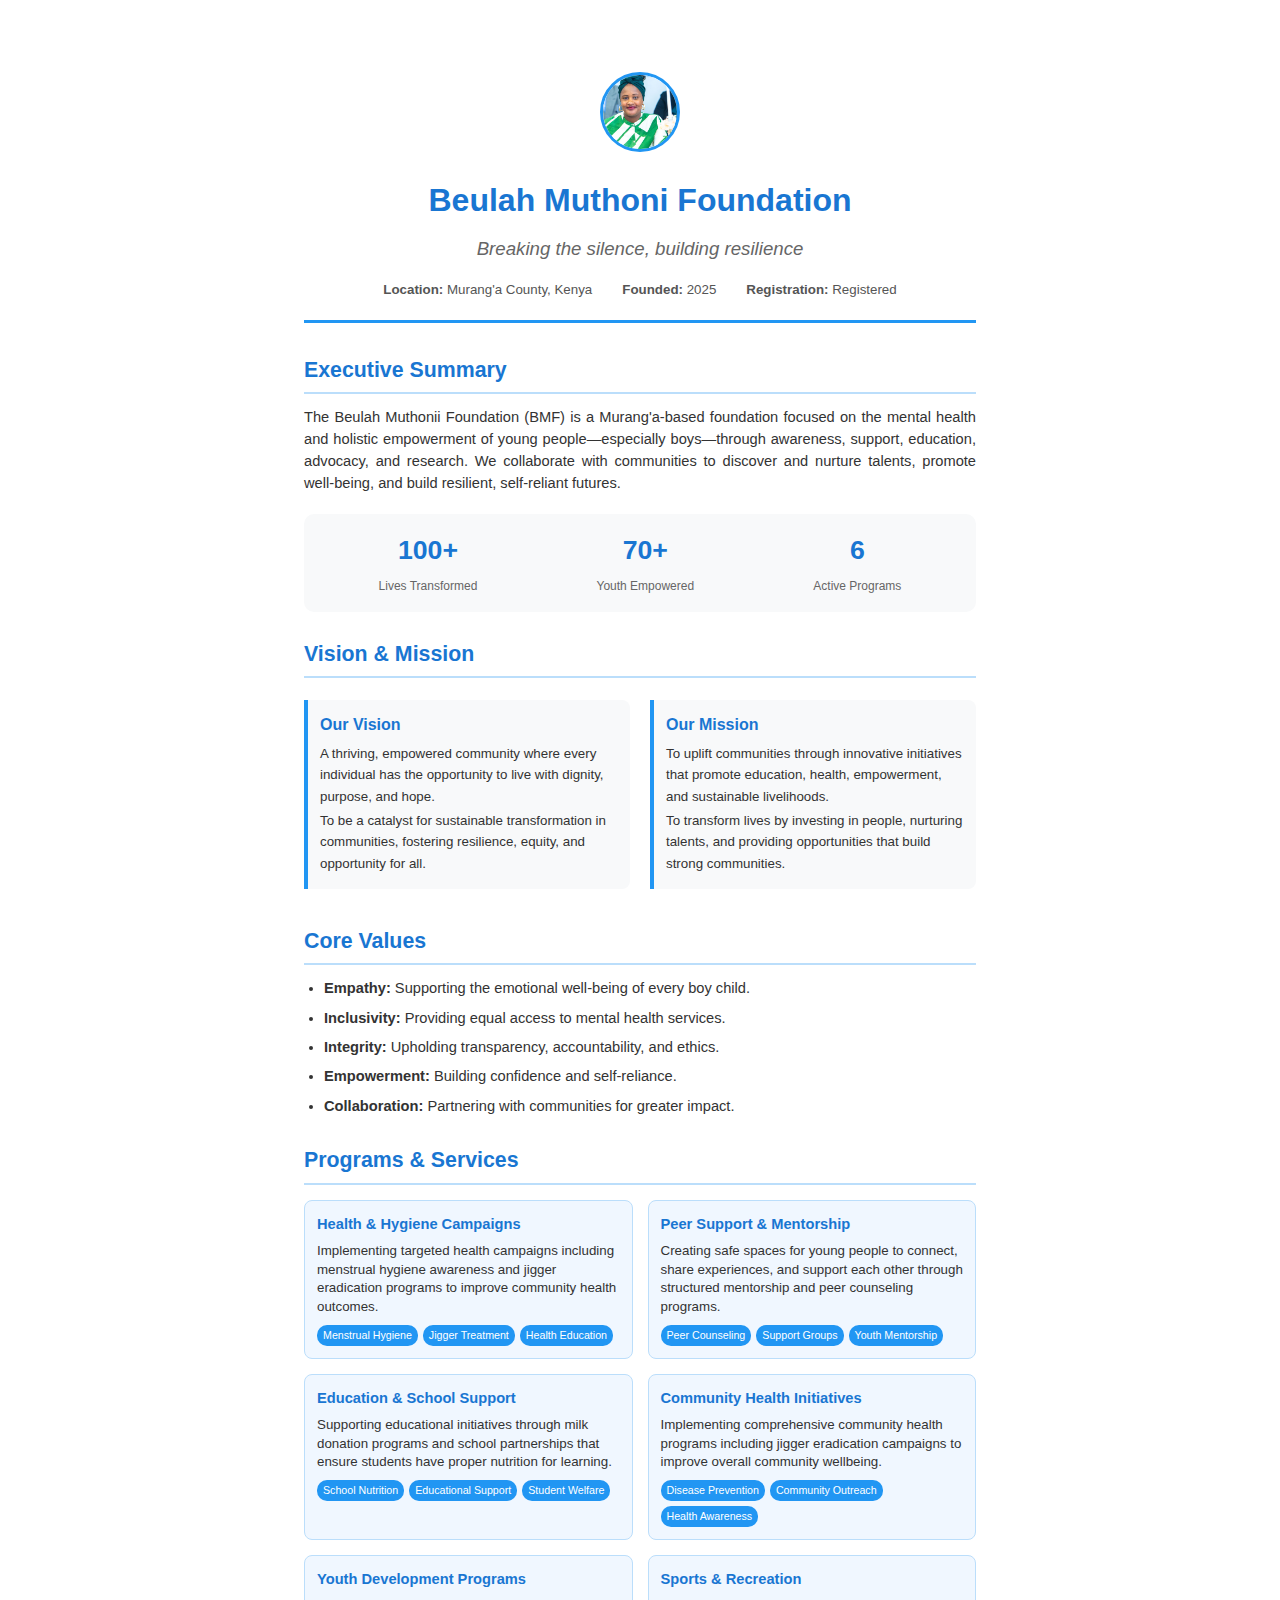
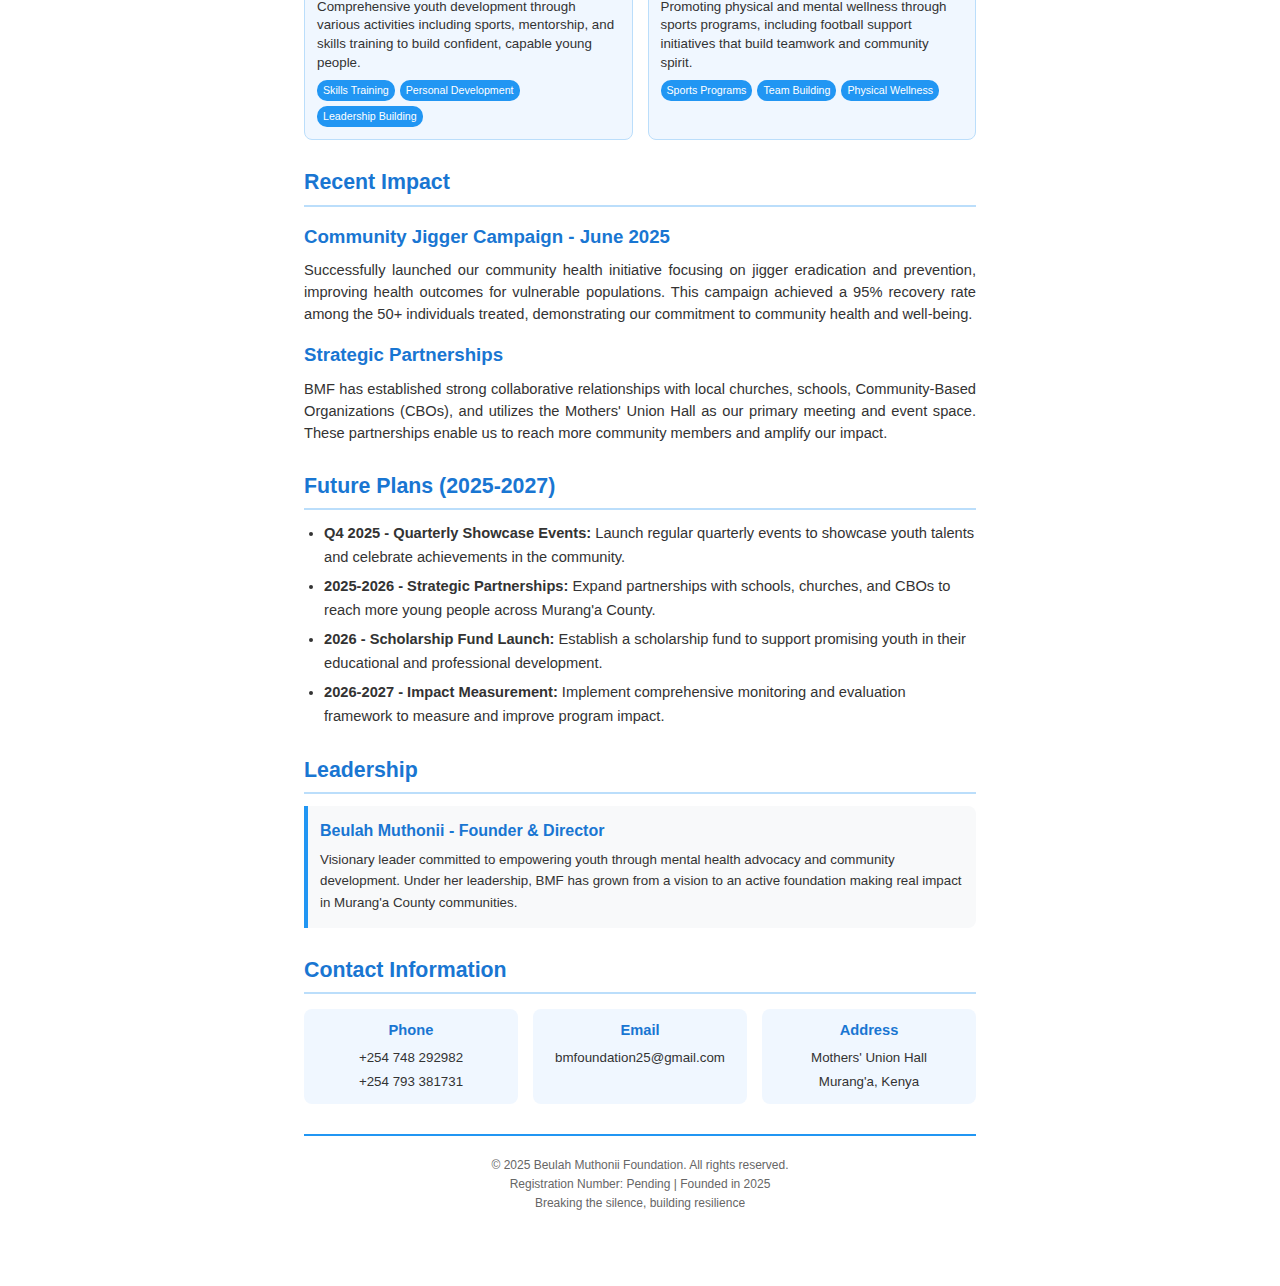
<file: BMF-Foundation-Profile.html>
<!DOCTYPE html>
<html lang="en">
<head>
    <meta charset="UTF-8">
    <meta name="viewport" content="width=device-width, initial-scale=1.0">
    <title>Beulah Muthoni Foundation - Professional Profile</title>
    <style>
        * {
            margin: 0;
            padding: 0;
            box-sizing: border-box;
        }

        body {
            font-family: 'Segoe UI', Tahoma, Geneva, Verdana, sans-serif;
            line-height: 1.6;
            color: #333;
            background: white;
            font-size: 12pt;
        }

        .document-container {
            max-width: 8.5in;
            margin: 0 auto;
            padding: 0.75in;
            background: white;
        }

        /* Header Section */
        .header {
            text-align: center;
            margin-bottom: 30px;
            padding-bottom: 20px;
            border-bottom: 3px solid #2196F3;
        }

        .logo {
            width: 80px;
            height: 80px;
            border-radius: 50%;
            margin: 0 auto 15px;
            object-fit: cover;
            border: 3px solid #2196F3;
        }

        .foundation-name {
            font-size: 24pt;
            color: #1976D2;
            font-weight: bold;
            margin-bottom: 8px;
        }

        .tagline {
            font-size: 14pt;
            color: #666;
            font-style: italic;
            margin-bottom: 15px;
        }

        .header-info {
            display: flex;
            justify-content: center;
            gap: 30px;
            flex-wrap: wrap;
            font-size: 10pt;
            color: #555;
        }

        /* Section Styles */
        .section {
            margin-bottom: 25px;
            page-break-inside: avoid;
        }

        .section-title {
            font-size: 16pt;
            color: #1976D2;
            font-weight: bold;
            margin-bottom: 12px;
            padding-bottom: 5px;
            border-bottom: 2px solid #BBDEFB;
        }

        .subsection-title {
            font-size: 14pt;
            color: #1976D2;
            font-weight: 600;
            margin: 15px 0 8px;
        }

        .content {
            font-size: 11pt;
            line-height: 1.5;
            text-align: justify;
            margin-bottom: 12px;
        }

        /* Two Column Layout */
        .two-column {
            display: flex;
            gap: 20px;
            margin-bottom: 15px;
        }

        .column {
            flex: 1;
        }

        /* Lists */
        ul {
            margin-left: 20px;
            margin-bottom: 12px;
        }

        li {
            margin-bottom: 6px;
            font-size: 11pt;
        }

        /* Info Cards */
        .info-card {
            background: #f8f9fa;
            border-left: 4px solid #2196F3;
            padding: 12px;
            margin: 10px 0;
            border-radius: 0 8px 8px 0;
        }

        .info-card h4 {
            color: #1976D2;
            font-size: 12pt;
            margin-bottom: 5px;
        }

        .info-card p {
            font-size: 10pt;
            margin: 3px 0;
        }

        /* Programs Grid */
        .programs-grid {
            display: grid;
            grid-template-columns: repeat(2, 1fr);
            gap: 15px;
            margin: 15px 0;
        }

        .program-card {
            background: #f0f7ff;
            padding: 12px;
            border-radius: 8px;
            border: 1px solid #BBDEFB;
        }

        .program-card h4 {
            color: #1976D2;
            font-size: 11pt;
            font-weight: 600;
            margin-bottom: 6px;
        }

        .program-card p {
            font-size: 10pt;
            line-height: 1.4;
            margin-bottom: 6px;
        }

        .features {
            display: flex;
            flex-wrap: wrap;
            gap: 5px;
            margin-top: 8px;
        }

        .feature-tag {
            background: #2196F3;
            color: white;
            padding: 2px 6px;
            font-size: 8pt;
            border-radius: 10px;
        }

        /* Statistics */
        .stats {
            display: flex;
            justify-content: space-around;
            margin: 20px 0;
            background: #f8f9fa;
            padding: 15px;
            border-radius: 10px;
        }

        .stat-item {
            text-align: center;
        }

        .stat-number {
            font-size: 20pt;
            font-weight: bold;
            color: #1976D2;
            display: block;
        }

        .stat-label {
            font-size: 9pt;
            color: #666;
            margin-top: 2px;
        }

        /* Contact Section */
        .contact-grid {
            display: grid;
            grid-template-columns: repeat(3, 1fr);
            gap: 15px;
            margin: 15px 0;
        }

        .contact-item {
            text-align: center;
            padding: 10px;
            background: #f0f7ff;
            border-radius: 8px;
        }

        .contact-item h4 {
            color: #1976D2;
            font-size: 11pt;
            margin-bottom: 5px;
        }

        .contact-item p {
            font-size: 10pt;
            margin: 2px 0;
        }

        /* Footer */
        .footer {
            margin-top: 30px;
            padding-top: 20px;
            border-top: 2px solid #2196F3;
            text-align: center;
            font-size: 9pt;
            color: #666;
        }

        /* Print Specific */
        @media print {
            body {
                -webkit-print-color-adjust: exact !important;
                color-adjust: exact !important;
            }

            .document-container {
                padding: 0.5in;
            }

            .section {
                page-break-inside: avoid;
            }

            @page {
                margin: 0.75in;
                size: A4;
            }
        }
    </style>
</head>
<body>
    <div class="document-container">
        <!-- Header -->
        <div class="header">
            <img src="images/CEO.jpg" alt="BMF Logo" class="logo">
            <h1 class="foundation-name">Beulah Muthoni Foundation</h1>
            <p class="tagline">Breaking the silence, building resilience</p>
            <div class="header-info">
                <span><strong>Location:</strong> Murang'a County, Kenya</span>
                <span><strong>Founded:</strong> 2025</span>
                <span><strong>Registration:</strong> Registered</span>
            </div>
        </div>

        <!-- Executive Summary -->
        <div class="section">
            <h2 class="section-title">Executive Summary</h2>
            <p class="content">
                The Beulah Muthonii Foundation (BMF) is a Murang'a-based foundation focused on the mental health and holistic empowerment of young people—especially boys—through awareness, support, education, advocacy, and research. We collaborate with communities to discover and nurture talents, promote well-being, and build resilient, self-reliant futures.
            </p>
            
            <div class="stats">
                <div class="stat-item">
                    <span class="stat-number">100+</span>
                    <span class="stat-label">Lives Transformed</span>
                </div>
                <div class="stat-item">
                    <span class="stat-number">70+</span>
                    <span class="stat-label">Youth Empowered</span>
                </div>
                <div class="stat-item">
                    <span class="stat-number">6</span>
                    <span class="stat-label">Active Programs</span>
                </div>
            </div>
        </div>

        <!-- Vision & Mission -->
        <div class="section">
            <h2 class="section-title">Vision & Mission</h2>
            <div class="two-column">
                <div class="column">
                    <div class="info-card">
                        <h4>Our Vision</h4>
                        <p>A thriving, empowered community where every individual has the opportunity to live with dignity, purpose, and hope.</p>
                        <p>To be a catalyst for sustainable transformation in communities, fostering resilience, equity, and opportunity for all.</p>
                    </div>
                </div>
                <div class="column">
                    <div class="info-card">
                        <h4>Our Mission</h4>
                        <p>To uplift communities through innovative initiatives that promote education, health, empowerment, and sustainable livelihoods.</p>
                        <p>To transform lives by investing in people, nurturing talents, and providing opportunities that build strong communities.</p>
                    </div>
                </div>
            </div>
        </div>

        <!-- Core Values -->
        <div class="section">
            <h2 class="section-title">Core Values</h2>
            <ul>
                <li><strong>Empathy:</strong> Supporting the emotional well-being of every boy child.</li>
                <li><strong>Inclusivity:</strong> Providing equal access to mental health services.</li>
                <li><strong>Integrity:</strong> Upholding transparency, accountability, and ethics.</li>
                <li><strong>Empowerment:</strong> Building confidence and self-reliance.</li>
                <li><strong>Collaboration:</strong> Partnering with communities for greater impact.</li>
            </ul>
        </div>

        <!-- Programs & Services -->
        <div class="section">
            <h2 class="section-title">Programs & Services</h2>
            <div class="programs-grid">
                <div class="program-card">
                    <h4>Health & Hygiene Campaigns</h4>
                    <p>Implementing targeted health campaigns including menstrual hygiene awareness and jigger eradication programs to improve community health outcomes.</p>
                    <div class="features">
                        <span class="feature-tag">Menstrual Hygiene</span>
                        <span class="feature-tag">Jigger Treatment</span>
                        <span class="feature-tag">Health Education</span>
                    </div>
                </div>

                <div class="program-card">
                    <h4>Peer Support & Mentorship</h4>
                    <p>Creating safe spaces for young people to connect, share experiences, and support each other through structured mentorship and peer counseling programs.</p>
                    <div class="features">
                        <span class="feature-tag">Peer Counseling</span>
                        <span class="feature-tag">Support Groups</span>
                        <span class="feature-tag">Youth Mentorship</span>
                    </div>
                </div>

                <div class="program-card">
                    <h4>Education & School Support</h4>
                    <p>Supporting educational initiatives through milk donation programs and school partnerships that ensure students have proper nutrition for learning.</p>
                    <div class="features">
                        <span class="feature-tag">School Nutrition</span>
                        <span class="feature-tag">Educational Support</span>
                        <span class="feature-tag">Student Welfare</span>
                    </div>
                </div>

                <div class="program-card">
                    <h4>Community Health Initiatives</h4>
                    <p>Implementing comprehensive community health programs including jigger eradication campaigns to improve overall community wellbeing.</p>
                    <div class="features">
                        <span class="feature-tag">Disease Prevention</span>
                        <span class="feature-tag">Community Outreach</span>
                        <span class="feature-tag">Health Awareness</span>
                    </div>
                </div>

                <div class="program-card">
                    <h4>Youth Development Programs</h4>
                    <p>Comprehensive youth development through various activities including sports, mentorship, and skills training to build confident, capable young people.</p>
                    <div class="features">
                        <span class="feature-tag">Skills Training</span>
                        <span class="feature-tag">Personal Development</span>
                        <span class="feature-tag">Leadership Building</span>
                    </div>
                </div>

                <div class="program-card">
                    <h4>Sports & Recreation</h4>
                    <p>Promoting physical and mental wellness through sports programs, including football support initiatives that build teamwork and community spirit.</p>
                    <div class="features">
                        <span class="feature-tag">Sports Programs</span>
                        <span class="feature-tag">Team Building</span>
                        <span class="feature-tag">Physical Wellness</span>
                    </div>
                </div>
            </div>
        </div>

        <!-- Recent Impact -->
        <div class="section">
            <h2 class="section-title">Recent Impact</h2>
            <h3 class="subsection-title">Community Jigger Campaign - June 2025</h3>
            <p class="content">
                Successfully launched our community health initiative focusing on jigger eradication and prevention, improving health outcomes for vulnerable populations. This campaign achieved a 95% recovery rate among the 50+ individuals treated, demonstrating our commitment to community health and well-being.
            </p>
            
            <h3 class="subsection-title">Strategic Partnerships</h3>
            <p class="content">
                BMF has established strong collaborative relationships with local churches, schools, Community-Based Organizations (CBOs), and utilizes the Mothers' Union Hall as our primary meeting and event space. These partnerships enable us to reach more community members and amplify our impact.
            </p>
        </div>

        <!-- Future Plans -->
        <div class="section">
            <h2 class="section-title">Future Plans (2025-2027)</h2>
            <ul>
                <li><strong>Q4 2025 - Quarterly Showcase Events:</strong> Launch regular quarterly events to showcase youth talents and celebrate achievements in the community.</li>
                <li><strong>2025-2026 - Strategic Partnerships:</strong> Expand partnerships with schools, churches, and CBOs to reach more young people across Murang'a County.</li>
                <li><strong>2026 - Scholarship Fund Launch:</strong> Establish a scholarship fund to support promising youth in their educational and professional development.</li>
                <li><strong>2026-2027 - Impact Measurement:</strong> Implement comprehensive monitoring and evaluation framework to measure and improve program impact.</li>
            </ul>
        </div>

        <!-- Leadership -->
        <div class="section">
            <h2 class="section-title">Leadership</h2>
            <div class="info-card">
                <h4>Beulah Muthonii - Founder & Director</h4>
                <p>Visionary leader committed to empowering youth through mental health advocacy and community development. Under her leadership, BMF has grown from a vision to an active foundation making real impact in Murang'a County communities.</p>
            </div>
        </div>

        <!-- Contact Information -->
        <div class="section">
            <h2 class="section-title">Contact Information</h2>
            <div class="contact-grid">
                <div class="contact-item">
                    <h4>Phone</h4>
                    <p>+254 748 292982</p>
                    <p>+254 793 381731</p>
                </div>
                <div class="contact-item">
                    <h4>Email</h4>
                    <p>bmfoundation25@gmail.com</p>
                </div>
                <div class="contact-item">
                    <h4>Address</h4>
                    <p>Mothers' Union Hall</p>
                    <p>Murang'a, Kenya</p>
                </div>
            </div>
        </div>

        <!-- Footer -->
        <div class="footer">
            <p>&copy; 2025 Beulah Muthonii Foundation. All rights reserved.</p>
            <p>Registration Number: Pending | Founded in 2025</p>
            <p>Breaking the silence, building resilience</p>
        </div>
    </div>
</body>
</html>
</file>
